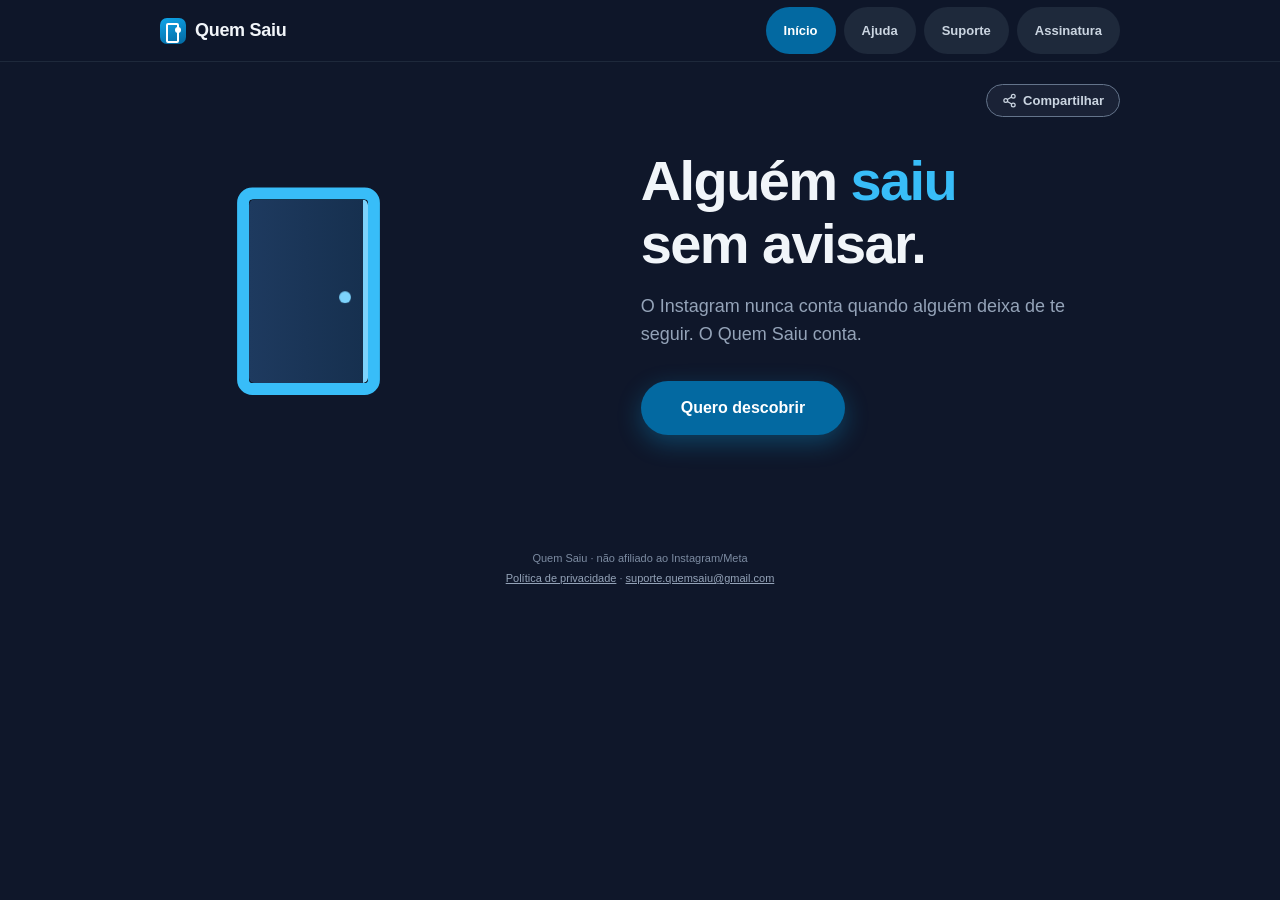
<file: index.html>
<!DOCTYPE html>
<html lang="pt-BR">
<head>
<meta charset="UTF-8" />
<meta name="viewport" content="width=device-width, initial-scale=1.0" />
<!-- o visual do Quem Saiu já é escuro e fixo: avisa ao navegador para não escurecer a página por conta própria (modo escuro forçado de alguns celulares) -->
<meta name="color-scheme" content="only light" />
<title>Quem Saiu — Saiba quem deixou de te seguir no Instagram</title>

<!-- descrição para buscadores -->
<meta name="description" content="Descubra quem deixou de te seguir no Instagram. Não pede o login do Instagram: você usa o arquivo oficial que o próprio Instagram entrega a você, e a leitura acontece no seu navegador. Sua lista fica guardada só no seu aparelho para comparar nas próximas vezes." />
<link rel="canonical" href="https://quemsaiu.com.br/" />

<!-- como o link aparece ao ser compartilhado -->
<meta property="og:type" content="website" />
<meta property="og:site_name" content="Quem Saiu" />
<meta property="og:title" content="Quem Saiu — quem deixou de te seguir no Instagram, sem pedir o seu login" />
<meta property="og:description" content="O Instagram nunca conta quando alguém deixa de te seguir. O Quem Saiu conta — sem pedir o login do Instagram." />
<meta property="og:url" content="https://quemsaiu.com.br/" />
<meta property="og:image" content="https://quemsaiu.com.br/icone-512.png" />
<meta property="og:locale" content="pt_BR" />
<meta name="twitter:card" content="summary" />
<meta name="twitter:title" content="Quem Saiu — quem deixou de te seguir no Instagram" />
<meta name="twitter:description" content="Sem pedir o login do Instagram: a leitura acontece no seu próprio aparelho." />
<meta name="twitter:image" content="https://quemsaiu.com.br/icone-512.png" />

<!-- dados estruturados (buscadores e IAs). Mantenha as respostas iguais às da Central de Ajuda (os <details> da aba Ajuda, mais abaixo neste arquivo) -->
<script type="application/ld+json">
[
 {
  "@context": "https://schema.org",
  "@type": "WebApplication",
  "name": "Quem Saiu",
  "url": "https://quemsaiu.com.br/",
  "applicationCategory": "UtilitiesApplication",
  "operatingSystem": "Navegadores modernos no celular e no computador (testado no Chrome; iPhone/Safari não testado)",
  "inLanguage": "pt-BR",
  "offers": {
   "@type": "Offer",
   "price": "0",
   "priceCurrency": "BRL"
  },
  "description": "Mostra quem deixou de seguir uma conta no Instagram, comparando duas exportações oficiais de dados. Sem pedir o login do Instagram; a leitura e o histórico ficam só no navegador do usuário."
 },
 {
  "@context": "https://schema.org",
  "@type": "FAQPage",
  "mainEntity": [
   {
    "@type": "Question",
    "name": "Como o Quem Saiu descobre quem deixou de me seguir?",
    "acceptedAnswer": {
     "@type": "Answer",
     "text": "Comparando a sua lista de seguidores em dois momentos diferentes. Você importa sua lista uma primeira vez e, quando notar que o número de seguidores mudou, importa de novo. Quem estava na primeira lista e não está na segunda deixou de aparecer entre os seus seguidores. O arquivo não diz o motivo: a pessoa pode ter deixado de seguir, desativado ou excluído a conta, ou trocado de nome de usuário."
    }
   },
   {
    "@type": "Question",
    "name": "Preciso informar minha senha do Instagram?",
    "acceptedAnswer": {
     "@type": "Answer",
     "text": "Não. O Quem Saiu não pede a senha do Instagram."
    }
   },
   {
    "@type": "Question",
    "name": "O Quem Saiu acessa a minha conta do Instagram?",
    "acceptedAnswer": {
     "@type": "Answer",
     "text": "Não. Ele nunca se conecta ao Instagram: só lê o arquivo que você mesmo baixou. O único endereço do Instagram que ele abre é o perfil de alguém, quando você toca no nome."
    }
   },
   {
    "@type": "Question",
    "name": "Preciso refazer tudo a cada vez que quiser comparar?",
    "acceptedAnswer": {
     "@type": "Answer",
     "text": "Não. Na primeira vez, a sua lista fica guardada no seu aparelho e continua lá até você apagar. Nas próximas, é só importar o arquivo novo do Instagram e o Quem Saiu compara com a lista guardada. Ela só some se você usar 'Apagar meus dados' ou limpar os dados do navegador, e não passa para outro aparelho ou navegador."
    }
   },
   {
    "@type": "Question",
    "name": "Meus dados ficam salvos em algum servidor?",
    "acceptedAnswer": {
     "@type": "Answer",
     "text": "Não. Suas listas ficam guardadas só no seu navegador. Não existe backend e nada da sua lista sai do seu aparelho. O site apenas conta, de forma anônima e sem cookies, quantas pessoas abrem e instalam o app — sem saber quem são. Detalhes na política de privacidade."
    }
   },
   {
    "@type": "Question",
    "name": "Quantas listas ficam guardadas?",
    "acceptedAnswer": {
     "@type": "Answer",
     "text": "Até as últimas 10, sem prazo para sumirem. Elas só saem se você apagar ou limpar os dados do navegador. O navegador limita o espaço: se as suas listas forem grandes, o app guarda menos listas e mantém sempre as duas mais recentes, que são as comparadas. Em contas com mais de uns 150 mil seguidores, nem duas listas cabem; nesse caso a lista vale só enquanto a página estiver aberta, e o app avisa."
    }
   },
   {
    "@type": "Question",
    "name": "Apareceu alguém que na verdade me segue. Por quê?",
    "acceptedAnswer": {
     "@type": "Answer",
     "text": "A exportação do Instagram é um retrato do momento em que foi gerada e, de vez em quando, deixa alguém de fora da lista de seguidores. Nesses casos, use o × para esconder a conta da lista."
    }
   },
   {
    "@type": "Question",
    "name": "Aparecem contas que não existem mais. Dá para esconder?",
    "acceptedAnswer": {
     "@type": "Answer",
     "text": "Sim. A exportação não informa quais contas foram desativadas ou excluídas, então o Quem Saiu não tem como saber sozinho. Toque no nome para conferir o perfil e, se ele não existir mais, use o × ao lado. Depois dá para revisar tudo em 'contas escondidas' e restaurar o que quiser."
    }
   },
   {
    "@type": "Question",
    "name": "Por que não aparecem as fotos de perfil?",
    "acceptedAnswer": {
     "@type": "Answer",
     "text": "A exportação do Instagram traz apenas os nomes de usuário, sem fotos. Por isso mostramos as iniciais de cada conta, com uma cor fixa para ajudar a reconhecê-las."
    }
   },
   {
    "@type": "Question",
    "name": "O Instagram deu erro na hora de exportar. O que eu faço?",
    "acceptedAnswer": {
     "@type": "Answer",
     "text": "Acontece — a Conta Meta do Instagram é instável às vezes. Toque em 'Recarregar página'; se não resolver, feche e refaça o caminho desde 'Exportar suas informações'; se ainda assim falhar, tente pelo navegador em accountscenter.instagram.com."
    }
   },
   {
    "@type": "Question",
    "name": "O botão \"Iniciar exportação\" está apagado. O que faço?",
    "acceptedAnswer": {
     "@type": "Answer",
     "text": "O Instagram só libera o botão depois que você escolhe uma forma de entrega em \"Notificar\" (de preferência o e-mail). Toque em \"Notificar\", escolha a forma, volte e confira também se o \"Formato\" (JSON) está preenchido."
    }
   },
   {
    "@type": "Question",
    "name": "Escolhi o formato HTML em vez de JSON. E agora?",
    "acceptedAnswer": {
     "@type": "Answer",
     "text": "Refaça a exportação escolhendo JSON no campo 'Formato'. O arquivo HTML não funciona para a comparação."
    }
   },
   {
    "@type": "Question",
    "name": "E se o Instagram mudar o formato do arquivo?",
    "acceptedAnswer": {
     "@type": "Answer",
     "text": "O app confere se o arquivo tem o formato esperado. Se não tiver, ele avisa e não mostra nenhuma lista, em vez de arriscar mostrar uma errada. Nesse caso, escreva para o suporte contando o nome do arquivo."
    }
   },
   {
    "@type": "Question",
    "name": "Por quanto tempo consigo baixar o arquivo?",
    "acceptedAnswer": {
     "@type": "Answer",
     "text": "O Instagram avisa quando a exportação fica pronta, e o link para baixar fica disponível por 4 dias."
    }
   },
   {
    "@type": "Question",
    "name": "Como sei se eu ainda sigo quem deixou de me seguir?",
    "acceptedAnswer": {
     "@type": "Answer",
     "text": "A exportação inclui também a sua lista de 'seguindo', então os resultados já mostram os selos 'Você segue' e 'Você não segue' em cada conta."
    }
   },
   {
    "@type": "Question",
    "name": "Existe versão para computador?",
    "acceptedAnswer": {
     "@type": "Answer",
     "text": "Sim. O Quem Saiu funciona também no navegador do computador: é só abrir esta página, escolher o arquivo que você baixou do Instagram e ver o resultado."
    }
   }
  ]
 }
]
</script>

<link rel="manifest" href="manifest.json" />
<meta name="theme-color" content="#0f172a" />
<link rel="icon" type="image/png" sizes="192x192" href="icone-192.png" />
<link rel="apple-touch-icon" href="icone-192.png" />
<script src="jszip.min.js?v=3.10.1"></script>
<link rel="stylesheet" href="style.css?v=20261122a" />
</head>
<body>

<header>
<nav>
  <div class="container">
    <div class="marca" id="marca" role="button" tabindex="0" aria-label="Ir para o início">
      <span class="marca-icone" aria-hidden="true"></span>
      <span class="marca-nome">Quem Saiu</span>
    </div>
    <div class="abas">
      <button data-tab="inicio" class="ativo" aria-current="page">Início</button>
      <button data-tab="ajuda">Ajuda</button>
      <button data-tab="suporte">Suporte</button>
      <button data-tab="assinatura">Assinatura</button>
    </div>
  </div>
</nav>
</header>

<div class="container">

  <!-- ================= INÍCIO ================= -->
  <section id="inicio" class="ativa">

    <div class="gancho">
      <button type="button" class="btn-compartilhar" id="btnCompartilhar" aria-label="Compartilhar o Quem Saiu">
        <svg width="15" height="15" viewBox="0 0 24 24" fill="none" stroke="currentColor" stroke-width="2" stroke-linecap="round" stroke-linejoin="round" aria-hidden="true"><circle cx="18" cy="5" r="3"/><circle cx="6" cy="12" r="3"/><circle cx="18" cy="19" r="3"/><line x1="8.6" y1="13.5" x2="15.4" y2="17.5"/><line x1="15.4" y1="6.5" x2="8.6" y2="10.5"/></svg>
        <span id="txtCompartilhar">Compartilhar</span>
      </button>
      <div class="cena">
        <div class="moldura">
          <div class="vao"><div class="folha"><span class="macaneta"></span></div></div>
        </div>
        <div class="figura"><div class="cabeca"></div><div class="corpo"></div></div>
      </div>
      <h1>Alguém <em>saiu</em><br>sem avisar.</h1>
      <p>O Instagram nunca conta quando alguém deixa de te seguir. O Quem Saiu conta.</p>
      <button class="cta-principal" id="btnDescobrir">Quero descobrir</button>
    </div>

    <div class="revelado" id="revelado">

      <div class="prova">
        <span class="etiqueta-exemplo">Exemplo</span>
        <div class="abas-prova">
          <button class="aba-prova ativa" data-lista="saiu"><span class="bolinha" aria-hidden="true"></span>Deixaram de te seguir · 3</button>
          <button class="aba-prova verde" data-lista="entrou"><span class="bolinha" aria-hidden="true"></span>Começaram a te seguir · 5</button>
          <button class="aba-prova roxa" data-lista="naoSegue"><span class="bolinha" aria-hidden="true"></span>Não te seguem de volta · 18</button>
        </div>
        <p class="explica" id="explica">Quem te seguia antes e não te segue mais.</p>
        <div id="listaProva"></div>
        <div class="fade"></div>
      </div>

      <h2 class="so-leitor">Como funciona</h2>
      <div class="mecanica">
        <div class="etapa">
          <span class="marca-num">1</span>
          <div>
            <h3>Marque seu ponto de partida</h3>
            <p>Você manda a sua lista pela primeira vez.</p>
          </div>
        </div>
        <div class="etapa">
          <span class="marca-num">2</span>
          <div>
            <h3>Viu o número mudar?</h3>
            <p>Perdeu um seguidor e ficou naquela dúvida? <span class="destaque">É a hora de voltar aqui.</span> Peça uma nova lista ao Instagram e mande, igual na primeira vez.</p>
          </div>
        </div>
        <div class="etapa">
          <span class="marca-num">3</span>
          <div>
            <h3>Descubra quem foi</h3>
            <p>O Quem Saiu compara as duas listas e te conta exatamente o que você quer saber.</p>
          </div>
        </div>
      </div>

      <button class="cta-final" id="btnComecar">Começar agora</button>
    </div>


    <!-- SEÇÃO DO APP (aparece se o navegador oferecer instalação) -->
    <div class="secao-app" id="secaoApp">
      <div class="tela-inicial">
        <div class="grade-apps">
          <div class="app-falso"></div>
          <div class="app-nosso"></div>
          <div class="app-falso"></div>
          <div class="app-falso"></div>
          <div class="app-falso"></div>
          <div class="app-falso"></div>
        </div>
        <p class="legenda-icone">na sua tela inicial</p>
      </div>

      <h2>Deixe o Quem Saiu<br>no seu celular</h2>
      <p class="desc-app">Instale em segundos e ele fica ali, junto dos seus apps — pronto para quando bater aquela dúvida.</p>

      <div class="vantagens">
        <div class="vantagem"><span class="tick">&check;</span><span><b>Abra com um clique</b></span></div>
        <div class="vantagem"><span class="tick">&check;</span><span><b>Mais facilidade para ver e enviar a sua lista</b></span></div>
        <div class="vantagem"><span class="tick">&check;</span><span><b>A mesma privacidade com muito mais praticidade</b></span></div>
      </div>

      <button class="btn-instalar-grande" id="btnInstalar">Instalar o Quem Saiu</button>
      <p class="nota-loja">Sem loja de aplicativo · não ocupa nada · remova quando quiser</p>

      <button class="link-sem-instalar" id="btnDispensar">Prefiro usar sem instalar</button>
    </div>

    <!-- FERRAMENTA (aparece ao tocar em Começar agora) -->
    <div id="ferramenta" style="display:none; padding-top:26px;">
      <h2>Sua lista</h2>

      <div class="card card-lista" id="cardLista">
        <button class="botao-importar" id="btnImportar">Mandar lista</button>
        <button class="botao-secundario desativado" id="btnComparar" aria-disabled="true">Ver a comparação</button>
        <input type="file" id="inputArquivo" multiple style="display:none" aria-label="Escolher o arquivo do Instagram" />
        <p class="dica-arquivo" id="dicaArquivo" hidden>Procure em <b>Recentes</b> ou <b>Downloads</b> — o nome começa com <b>instagram-</b> e é o arquivo mais novo. Não precisa descompactar.</p>
        <div class="progresso" id="progresso">
          <div class="progresso-trilho"><div class="progresso-barra" id="progressoBarra"></div></div>
          <p class="progresso-texto" id="progressoTexto">Abrindo o arquivo…</p>
        </div>
        <div id="erroImport" role="alert"></div>
        <p id="avisoLeitor" class="so-leitor" role="status" aria-live="polite"></p>
        <p class="status-import" id="statusImport">Nenhuma lista guardada ainda.</p>

        <div class="expansivel">
          <button class="expansivel-topo" id="togglePasso" aria-expanded="false" aria-controls="corpoPasso">
            <span>Como pegar minha lista</span>
            <span id="setaPasso" aria-hidden="true">▼</span>
          </button>
          <div class="expansivel-corpo" id="corpoPasso" style="display:none">
            <ol class="etapas" id="listaEtapas">
              <li class="passo-etapa" data-fase="pedir" data-tela="perfil">
                <h3>Abra o menu</h3>
                <p>No seu perfil, toque no menu <b>☰</b> (canto de cima, à direita).</p>
              </li>
              <li class="passo-etapa" data-fase="pedir" data-tela="menu">
                <h3>Conta Meta</h3>
                <p>Toque em <b>Conta Meta</b> (ou <b>Central de Contas</b>).</p>
              </li>
              <li class="passo-etapa" data-fase="pedir" data-tela="central">
                <h3>Suas informações e permissões</h3>
                <p>Toque em <b>Suas informações e permissões</b>.</p>
              </li>
              <li class="passo-etapa" data-fase="pedir" data-tela="exportar">
                <h3>Exportar suas informações</h3>
                <p>Toque em <b>Exportar suas informações</b>.</p>
              </li>
              <li class="passo-etapa" data-fase="pedir" data-tela="criar">
                <h3>Criar exportação</h3>
                <p>Toque em <b>Criar exportação</b> e escolha sua conta.</p>
              </li>
              <li class="passo-etapa" data-fase="pedir" data-tela="destino">
                <h3>Exportar para o aparelho</h3>
                <p>Escolha <b>Exportar para dispositivo</b>.</p>
              </li>
              <li class="passo-etapa" data-fase="pedir" data-tela="notificar">
                <h3>Notificar</h3>
                <p>Toque em <b>Notificar</b> e escolha <b>e-mail</b>.</p>
              </li>
              <li class="passo-etapa" data-fase="pedir" data-tela="formato">
                <h3>Formato JSON</h3>
                <p>Em <b>Formato</b>, escolha <b>JSON</b>.</p>
              </li>
              <li class="passo-etapa" data-fase="pedir" data-tela="iniciar">
                <h3>Iniciar a exportação</h3>
                <p>Toque em <b>Iniciar exportação</b>.</p>
              </li>
              <li class="passo-etapa" data-fase="esperar" data-tela="email" data-ja-pedi="1">
                <h3>Espere o e-mail</h3>
                <p>Chega por <b>e-mail</b> (olhe também o <b>spam</b>).</p>
              </li>
              <li class="passo-etapa" data-fase="enviar" data-tela="baixar">
                <h3>Baixe o arquivo</h3>
                <p>Abra o e-mail e baixe pelo link.</p>
              </li>
              <li class="passo-etapa so-celular" data-fase="enviar" data-tela="compartilhar">
                <h3>Mande para o Quem Saiu</h3>
                <p>No Chrome do Android: <b>⋮</b> → <b>Transferências</b> → <b>três pontinhos</b> do arquivo → <b>Compartilhar</b> → <b>Quem Saiu</b>.</p>
                <p class="etapa-nota">Sem o Quem Saiu instalado, use o botão <b>Mandar lista</b> aqui em cima.</p>
              </li>
              <li class="passo-etapa so-computador" data-fase="enviar" data-tela="pc">
                <h3>Escolha o arquivo aqui</h3>
                <p>Clique em <b>Mandar lista</b> e escolha o arquivo em <b>Downloads</b>.</p>
              </li>
            </ol>
            <div class="ja-pedi" id="jaPedi">
              <button class="botao-ja-pedi" id="btnJaPedi" type="button">Já pedi o arquivo ao Instagram</button>
              <div class="ja-pedi-feito" id="jaPediFeito" hidden>
                <button class="fechar-pedido" id="btnDesfazerPedido" type="button" aria-label="Desfazer o pedido" title="Desfazer">&times;</button>
                <p id="textoAnotado">Quando receber a mensagem no e-mail, volte aqui.</p>
                <div id="blocoAviso" hidden>
                  <p class="aviso-titulo" id="tituloAviso">Quer ser avisado quando estiver pronto?</p>
                  <button class="botao-ativar-aviso" id="btnAtivarAviso" type="button">Ativar notificação</button>
                  <p class="aviso-nota" id="notaAviso" role="status"></p>
                </div>
                <div id="blocoLembrete" hidden>
                  <p class="lembrar-titulo">Quer um lembrete no calendário?</p>
                  <div class="lembrar-opcoes">
                    <button type="button" data-lembrar="1h">Em 1 hora</button>
                    <button type="button" data-lembrar="noite" id="btnLembrarNoite">Esta noite</button>
                    <button type="button" data-lembrar="manha">Amanhã</button>
                  </div>
                  <p class="ja-pedi-nota" id="notaLembrete">O Instagram não garante o prazo.</p>
                </div>
              </div>
            </div>
          </div>
        </div>
      </div>

      <div class="card" id="cardResultado" style="display:none;">
        <h3 id="tituloResultado">Resultado</h3>
        <p class="ponto-partida" id="pontoPartida" hidden><b>Ponto de partida salvo.</b> Mande outra lista depois para ver quem deixou de te seguir.</p>
        <div class="abas-resultado" id="abasResultado"></div>
        <div id="listaResultado"></div>

        <div class="convite-pos" id="convitePos">
          <span class="mini-icone" aria-hidden="true"></span>
          <div>
            <h3>Gostou? Deixe à mão</h3>
            <button class="bt" id="btnInstalarPos">Instalar</button>
            <button class="depois" id="btnDispensarPos">Depois</button>
          </div>
        </div>

        <button class="apagar" id="btnApagar">Apagar meus dados deste navegador</button>
        <p class="nota-apagar">Só neste navegador. Não dá para desfazer.</p>
      </div>
    </div>
  </section>

  <!-- ================= AJUDA ================= -->
  <section id="ajuda">
    <div class="topo-secao">
      <h2>Central de Ajuda</h2>
      <p class="sub">Perguntas frequentes sobre o Quem Saiu.</p>
      <div class="card" style="padding: 0 20px;" id="faqLista">
        <details class="faq-item">
          <summary class="faq-q">Como o Quem Saiu descobre quem deixou de me seguir?<span aria-hidden="true">+</span></summary>
          <p class="faq-a">Comparando a sua lista de seguidores em dois momentos diferentes. Você importa sua lista uma primeira vez e, quando notar que o número de seguidores mudou, importa de novo. Quem estava na primeira lista e não está na segunda deixou de aparecer entre os seus seguidores. O arquivo não diz o motivo: a pessoa pode ter deixado de seguir, desativado ou excluído a conta, ou trocado de nome de usuário.</p>
        </details>
        <details class="faq-item">
          <summary class="faq-q">Preciso informar minha senha do Instagram?<span aria-hidden="true">+</span></summary>
          <p class="faq-a">Não. O Quem Saiu não pede a senha do Instagram.</p>
        </details>
        <details class="faq-item">
          <summary class="faq-q">O Quem Saiu acessa a minha conta do Instagram?<span aria-hidden="true">+</span></summary>
          <p class="faq-a">Não. Ele nunca se conecta ao Instagram: só lê o arquivo que você mesmo baixou. O único endereço do Instagram que ele abre é o perfil de alguém, quando você toca no nome.</p>
        </details>
        <details class="faq-item">
          <summary class="faq-q">Preciso refazer tudo a cada vez que quiser comparar?<span aria-hidden="true">+</span></summary>
          <p class="faq-a">Não. Na primeira vez, a sua lista fica guardada no seu aparelho e continua lá até você apagar. Nas próximas, é só importar o arquivo novo do Instagram e o Quem Saiu compara com a lista guardada. Ela só some se você usar 'Apagar meus dados' ou limpar os dados do navegador, e não passa para outro aparelho ou navegador.</p>
        </details>
        <details class="faq-item">
          <summary class="faq-q">Meus dados ficam salvos em algum servidor?<span aria-hidden="true">+</span></summary>
          <p class="faq-a">Não. Suas listas ficam guardadas só no seu navegador. Não existe backend e nada da sua lista sai do seu aparelho. O site apenas conta, de forma anônima e sem cookies, quantas pessoas abrem e instalam o app — sem saber quem são. Detalhes na política de privacidade.</p>
        </details>
        <details class="faq-item">
          <summary class="faq-q">Quantas listas ficam guardadas?<span aria-hidden="true">+</span></summary>
          <p class="faq-a">Até as últimas 10, sem prazo para sumirem. Elas só saem se você apagar ou limpar os dados do navegador. O navegador limita o espaço: se as suas listas forem grandes, o app guarda menos listas e mantém sempre as duas mais recentes, que são as comparadas. Em contas com mais de uns 150 mil seguidores, nem duas listas cabem; nesse caso a lista vale só enquanto a página estiver aberta, e o app avisa.</p>
        </details>
        <details class="faq-item">
          <summary class="faq-q">Apareceu alguém que na verdade me segue. Por quê?<span aria-hidden="true">+</span></summary>
          <p class="faq-a">A exportação do Instagram é um retrato do momento em que foi gerada e, de vez em quando, deixa alguém de fora da lista de seguidores. Nesses casos, use o × para esconder a conta da lista.</p>
        </details>
        <details class="faq-item">
          <summary class="faq-q">Aparecem contas que não existem mais. Dá para esconder?<span aria-hidden="true">+</span></summary>
          <p class="faq-a">Sim. A exportação não informa quais contas foram desativadas ou excluídas, então o Quem Saiu não tem como saber sozinho. Toque no nome para conferir o perfil e, se ele não existir mais, use o × ao lado. Depois dá para revisar tudo em 'contas escondidas' e restaurar o que quiser.</p>
        </details>
        <details class="faq-item">
          <summary class="faq-q">Por que não aparecem as fotos de perfil?<span aria-hidden="true">+</span></summary>
          <p class="faq-a">A exportação do Instagram traz apenas os nomes de usuário, sem fotos. Por isso mostramos as iniciais de cada conta, com uma cor fixa para ajudar a reconhecê-las.</p>
        </details>
        <details class="faq-item">
          <summary class="faq-q">O Instagram deu erro na hora de exportar. O que eu faço?<span aria-hidden="true">+</span></summary>
          <p class="faq-a">Acontece — a Conta Meta do Instagram é instável às vezes. Toque em 'Recarregar página'; se não resolver, feche e refaça o caminho desde 'Exportar suas informações'; se ainda assim falhar, tente pelo navegador em accountscenter.instagram.com.</p>
        </details>
        <details class="faq-item">
          <summary class="faq-q">O botão "Iniciar exportação" está apagado. O que faço?<span aria-hidden="true">+</span></summary>
          <p class="faq-a">O Instagram só libera o botão depois que você escolhe uma forma de entrega em "Notificar" (de preferência o e-mail). Toque em "Notificar", escolha a forma, volte e confira também se o "Formato" (JSON) está preenchido.</p>
        </details>
        <details class="faq-item">
          <summary class="faq-q">Escolhi o formato HTML em vez de JSON. E agora?<span aria-hidden="true">+</span></summary>
          <p class="faq-a">Refaça a exportação escolhendo JSON no campo 'Formato'. O arquivo HTML não funciona para a comparação.</p>
        </details>
        <details class="faq-item">
          <summary class="faq-q">E se o Instagram mudar o formato do arquivo?<span aria-hidden="true">+</span></summary>
          <p class="faq-a">O app confere se o arquivo tem o formato esperado. Se não tiver, ele avisa e não mostra nenhuma lista, em vez de arriscar mostrar uma errada. Nesse caso, escreva para o suporte contando o nome do arquivo.</p>
        </details>
        <details class="faq-item">
          <summary class="faq-q">Por quanto tempo consigo baixar o arquivo?<span aria-hidden="true">+</span></summary>
          <p class="faq-a">O Instagram avisa quando a exportação fica pronta, e o link para baixar fica disponível por 4 dias.</p>
        </details>
        <details class="faq-item">
          <summary class="faq-q">Como sei se eu ainda sigo quem deixou de me seguir?<span aria-hidden="true">+</span></summary>
          <p class="faq-a">A exportação inclui também a sua lista de 'seguindo', então os resultados já mostram os selos 'Você segue' e 'Você não segue' em cada conta.</p>
        </details>
        <details class="faq-item">
          <summary class="faq-q">Existe versão para computador?<span aria-hidden="true">+</span></summary>
          <p class="faq-a">Sim. O Quem Saiu funciona também no navegador do computador: é só abrir esta página, escolher o arquivo que você baixou do Instagram e ver o resultado.</p>
        </details>
      </div>
    </div>
  </section>

  <!-- ================= SUPORTE ================= -->
  <section id="suporte">
    <div class="topo-secao">
      <h2>Fale com a gente</h2>
      <p class="sub">Dúvidas, problemas ou sugestões — é só chamar.</p>
      <div class="card">
        <h3>E-mail de suporte</h3>
        <p><a href="mailto:suporte.quemsaiu@gmail.com" style="color:#0369a1; font-weight:700;">suporte.quemsaiu@gmail.com</a></p>
        <p>Respondemos em até 2 dias úteis.</p>
        <p>Nunca peça nem envie sua senha do Instagram por aqui — nunca vamos precisar dela.</p>
      </div>

      <div class="card">
        <h3>Antes de escrever</h3>
        <p>Muita dúvida comum já está respondida na aba <b>Ajuda</b> — vale dar uma olhada lá primeiro.</p>
      </div>

      <div class="card">
        <h3>Relatando um problema?</h3>
        <p>Ajuda bastante contar o que você estava tentando fazer e, se der, mandar um print da tela. Não precisa informar seu usuário do Instagram nem enviar nenhum arquivo, a menos que você queira.</p>
      </div>
    </div>
  </section>

  <!-- ================= ASSINATURA ================= -->
  <section id="assinatura">
    <div class="topo-secao">
      <h2>Assinatura &amp; reembolso</h2>
      <p class="sub">O Quem Saiu ainda é 100% gratuito.</p>
      <div class="card linha-feature">
        <div>
          <h3>Planos pagos</h3>
          <p>Quando lançarmos planos, os detalhes de preço aparecem aqui.</p>
        </div>
        <span class="badge-em-breve">Em breve</span>
      </div>
      <div class="card linha-feature">
        <div>
          <h3>Política de reembolso</h3>
          <p>Publicaremos as condições assim que houver planos pagos.</p>
        </div>
        <span class="badge-em-breve">Em breve</span>
      </div>
    </div>
  </section>

</div>

<footer>
  Quem Saiu · não afiliado ao Instagram/Meta<br />
  <a href="privacy-policy.html">Política de privacidade</a> · <a href="mailto:suporte.quemsaiu@gmail.com">suporte.quemsaiu@gmail.com</a>
</footer>

<div class="espaco-faixa" id="espacoFaixa"></div>
<div class="faixa-app" id="faixaApp">
  <span class="txt"><b>Instale o Quem Saiu</b></span>
  <button class="bt" id="btnInstalarFaixa">Instalar</button>
  <button class="fechar" id="btnFecharFaixa" aria-label="Fechar aviso">&times;</button>
</div>

<script src="script.js?v=20261122a"></script>
<script src="contagem.js?v=20261122a"></script>

</body>
</html>
</file>
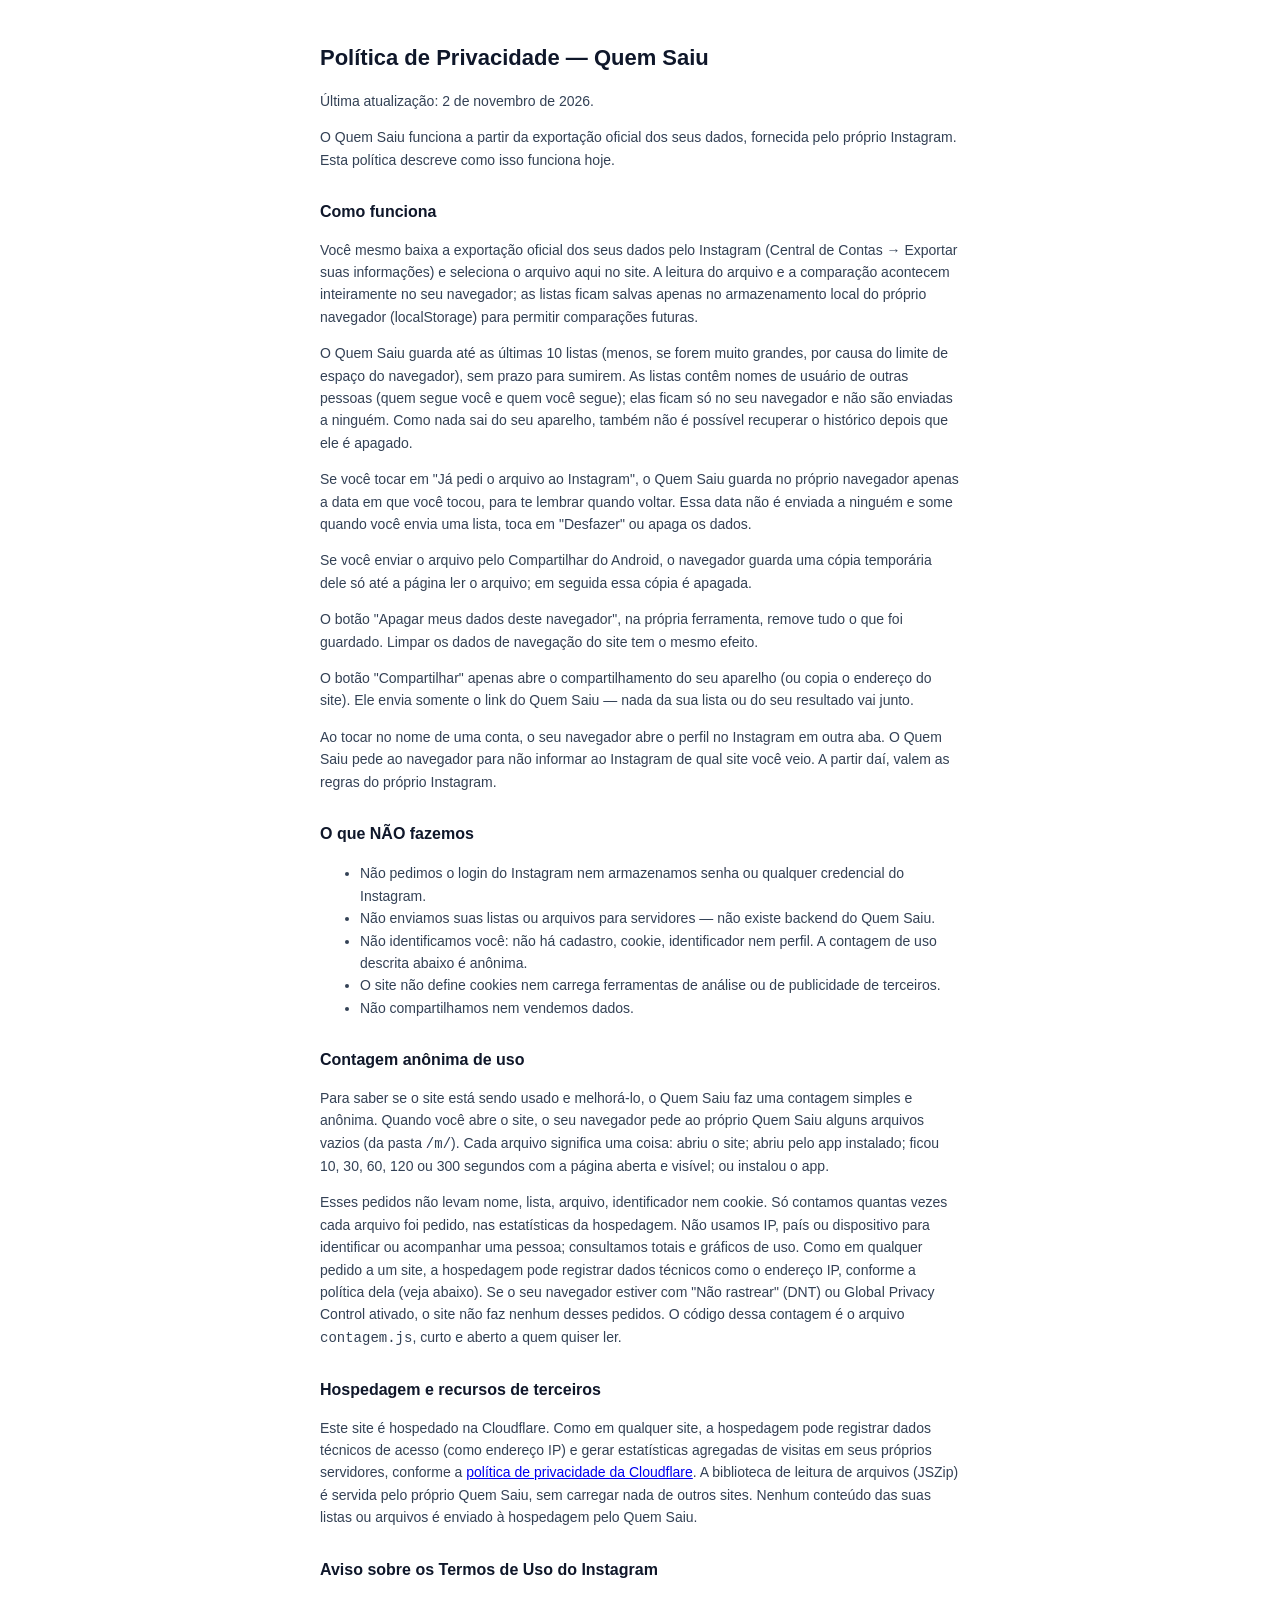
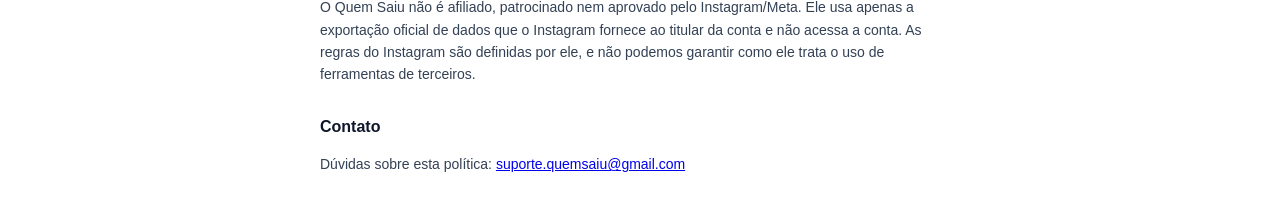
<file: privacy-policy.html>
<!DOCTYPE html>
<html lang="pt-BR">
<head>
<meta charset="UTF-8" />
<meta name="viewport" content="width=device-width, initial-scale=1.0" />
<title>Política de Privacidade — Quem Saiu</title>
<style>
  body { font-family: -apple-system, sans-serif; max-width: 640px; margin: 40px auto; padding: 0 20px; color: #0f172a; line-height: 1.6; }
  h1 { font-size: 22px; }
  h2 { font-size: 16px; margin-top: 28px; }
  p, li { font-size: 14px; color: #334155; }
</style>
</head>
<body>
  <h1>Política de Privacidade — Quem Saiu</h1>
  <p>Última atualização: 2 de novembro de 2026.</p>

  <p>O Quem Saiu funciona a partir da exportação oficial dos seus dados, fornecida
  pelo próprio Instagram. Esta política descreve como isso funciona hoje.</p>

  <h2>Como funciona</h2>
  <p>
    Você mesmo baixa a exportação oficial dos seus dados pelo Instagram
    (Central de Contas → Exportar suas informações) e seleciona o arquivo aqui no site. A leitura do
    arquivo e a comparação acontecem inteiramente no seu navegador; as listas ficam salvas apenas no
    armazenamento local do próprio navegador (localStorage) para permitir comparações futuras.
  </p>
  <p>
    O Quem Saiu guarda até as últimas 10 listas (menos, se forem muito grandes, por causa do limite de espaço do navegador), sem prazo para sumirem. As listas contêm nomes de
    usuário de outras pessoas (quem segue você e quem você segue); elas ficam só no seu navegador e
    não são enviadas a ninguém. Como nada sai do seu aparelho, também não é possível recuperar o
    histórico depois que ele é apagado.
  </p>
  <p>
    Se você tocar em "Já pedi o arquivo ao Instagram", o Quem Saiu guarda no próprio navegador apenas a
    data em que você tocou, para te lembrar quando voltar. Essa data não é enviada a ninguém e some quando
    você envia uma lista, toca em "Desfazer" ou apaga os dados.
  </p>
  <p>
    Se você enviar o arquivo pelo Compartilhar do Android, o navegador guarda uma cópia temporária
    dele só até a página ler o arquivo; em seguida essa cópia é apagada.
  </p>
  <p>
    O botão "Apagar meus dados deste navegador", na própria ferramenta, remove tudo o que foi guardado.
    Limpar os dados de navegação do site tem o mesmo efeito.
  </p>
  <p>
    O botão "Compartilhar" apenas abre o compartilhamento do seu aparelho (ou copia o endereço do site).
    Ele envia somente o link do Quem Saiu — nada da sua lista ou do seu resultado vai junto.
  </p>
  <p>
    Ao tocar no nome de uma conta, o seu navegador abre o perfil no Instagram em outra aba. O Quem Saiu
    pede ao navegador para não informar ao Instagram de qual site você veio. A partir daí, valem as
    regras do próprio Instagram.
  </p>

  <h2>O que NÃO fazemos</h2>
  <ul>
    <li>Não pedimos o login do Instagram nem armazenamos senha ou qualquer credencial do Instagram.</li>
    <li>Não enviamos suas listas ou arquivos para servidores — não existe backend do Quem Saiu.</li>
    <li>Não identificamos você: não há cadastro, cookie, identificador nem perfil. A contagem de uso descrita abaixo é anônima.</li>
    <li>O site não define cookies nem carrega ferramentas de análise ou de publicidade de terceiros.</li>
    <li>Não compartilhamos nem vendemos dados.</li>
  </ul>

  <h2>Contagem anônima de uso</h2>
  <p>
    Para saber se o site está sendo usado e melhorá-lo, o Quem Saiu faz uma contagem simples e anônima.
    Quando você abre o site, o seu navegador pede ao próprio Quem Saiu alguns arquivos vazios (da pasta
    <code>/m/</code>). Cada arquivo significa uma coisa: abriu o site; abriu pelo app instalado;
    ficou 10, 30, 60, 120 ou 300 segundos com a página aberta e visível; ou instalou o app.
  </p>
  <p>
    Esses pedidos não levam nome, lista, arquivo, identificador nem cookie. Só contamos quantas vezes
    cada arquivo foi pedido, nas estatísticas da hospedagem. Não usamos IP, país ou dispositivo para
    identificar ou acompanhar uma pessoa; consultamos totais e gráficos de uso.
    Como em qualquer pedido a um site, a hospedagem pode registrar dados técnicos como o endereço IP,
    conforme a política dela (veja abaixo). Se o seu navegador estiver com "Não rastrear" (DNT) ou
    Global Privacy Control ativado, o site não faz nenhum desses pedidos. O código dessa contagem é o
    arquivo <code>contagem.js</code>, curto e aberto a quem quiser ler.
  </p>

  <h2>Hospedagem e recursos de terceiros</h2>
  <p>
    Este site é hospedado na Cloudflare. Como em qualquer site, a hospedagem pode registrar dados
    técnicos de acesso (como endereço IP) e gerar estatísticas agregadas de visitas em seus próprios
    servidores, conforme a <a href="https://www.cloudflare.com/privacypolicy/" rel="noopener noreferrer">política de privacidade da Cloudflare</a>. A biblioteca de leitura de arquivos (JSZip) é servida pelo
    próprio Quem Saiu, sem carregar nada de outros sites.
    Nenhum conteúdo das suas listas ou arquivos é enviado à hospedagem pelo Quem Saiu.
  </p>

  <h2>Aviso sobre os Termos de Uso do Instagram</h2>
  <p>
    O Quem Saiu não é afiliado, patrocinado nem aprovado pelo Instagram/Meta. Ele usa apenas a
    exportação oficial de dados que o Instagram fornece ao titular da conta e não acessa a conta. As
    regras do Instagram são definidas por ele, e não podemos garantir como ele trata o uso de
    ferramentas de terceiros.
  </p>

  <h2>Contato</h2>
  <p>Dúvidas sobre esta política: <a href="mailto:suporte.quemsaiu@gmail.com">suporte.quemsaiu@gmail.com</a></p>
</body>
</html>
</file>
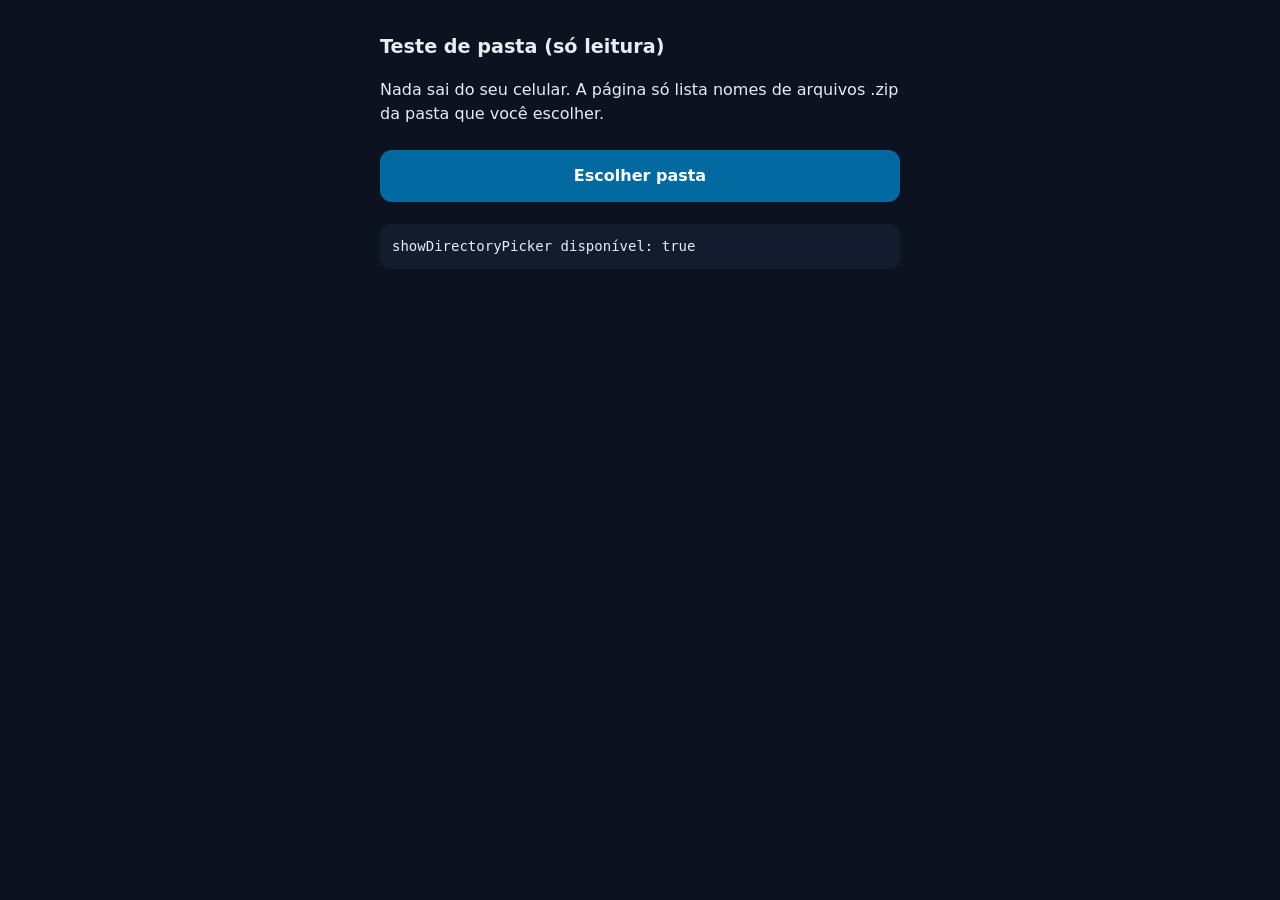
<file: teste-pasta.html>
<!doctype html>
<html lang="pt-BR"><head><meta charset="utf-8"><meta name="viewport" content="width=device-width,initial-scale=1">
<meta name="robots" content="noindex"><title>Teste de pasta</title>
<style>
body{font:16px/1.5 system-ui,sans-serif;background:#0b1220;color:#e8edf3;margin:0;padding:20px 16px}
main{max-width:520px;margin:0 auto}h1{font-size:1.2rem}
button{font:inherit;font-weight:700;background:#0369a1;color:#fff;border:0;border-radius:12px;padding:14px 18px;width:100%;margin:8px 0}
pre{white-space:pre-wrap;word-break:break-word;background:#131c2e;border-radius:10px;padding:12px;font-size:14px}
</style></head><body><main>
<h1>Teste de pasta (só leitura)</h1>
<p>Nada sai do seu celular. A página só lista nomes de arquivos .zip da pasta que você escolher.</p>
<button id="b">Escolher pasta</button>
<pre id="o">Aguardando…</pre>
<script>
var o=document.getElementById('o');
function log(t){o.textContent+='\n'+t}
o.textContent='showDirectoryPicker disponível: '+('showDirectoryPicker' in window);
document.getElementById('b').onclick=async function(){
  try{
    var d=await window.showDirectoryPicker({mode:'read'});
    log('OK, pasta aceita: '+d.name);
    var lista=[];
    for await (var e of d.values()){
      if(e.kind==='file'&&/\.zip$/i.test(e.name)){var f=await e.getFile();lista.push({n:e.name,t:f.lastModified,s:f.size})}
    }
    lista.sort(function(a,b){return b.t-a.t});
    log('Arquivos .zip encontrados: '+lista.length);
    lista.slice(0,5).forEach(function(x){log('- '+x.n+' · '+new Date(x.t).toLocaleString('pt-BR')+' · '+Math.round(x.s/1024)+' KB')});
  }catch(err){log('ERRO: '+err.name+' — '+err.message)}
};
</script></main></body></html>
</file>
<file: style.css>
/* o visual é escuro e fixo; "only light" impede o escurecimento automático que alguns celulares aplicam por cima */
:root { color-scheme: only light; }
* { box-sizing: border-box; -webkit-tap-highlight-color: transparent; }
  a, button, [role="button"] { touch-action: manipulation; }
  /* Ao pressionar, todo botão encolhe um pouco (feedback de toque). Especificidade zero: regras próprias de cada botão ainda vencem. */
  :where(button, [role="button"]) { transition: transform .12s ease; }
  :where(button:not(:disabled), [role="button"]):active { transform: scale(.96); }
  :where(.faq-q, .expansivel-topo):active { transform: scale(.985); }
  body { margin: 0; font-family: -apple-system, BlinkMacSystemFont, "Segoe UI", Roboto, sans-serif; background: #0f172a; color: #f1f5f9; overflow-x: hidden; }
  .container { max-width: 560px; margin: 0 auto; padding: 0 22px; }

  /* ===== cabeçalho ===== */
  nav { position: sticky; top: 0; z-index: 20; background: rgba(15,23,42,.94); backdrop-filter: blur(8px); border-bottom: 1px solid #1e293b; padding: 12px 0 11px; }
  .marca { display: flex; align-items: center; gap: 9px; margin-bottom: 11px; cursor: pointer; }
  .marca-icone { width: 26px; height: 26px; border-radius: 7px; background: linear-gradient(160deg,#0ea5e9,#0369a1); position: relative; flex-shrink: 0; }
  .marca-icone::before { content: ""; position: absolute; left: 6px; top: 5px; width: 9px; height: 16px; border: 2px solid #fff; border-radius: 2px; }
  .marca-icone::after { content: ""; position: absolute; right: 5px; top: 9px; width: 6px; height: 6px; border-radius: 50%; background: #fff; }
  .marca-nome { font-size: 16px; font-weight: 800; letter-spacing: -.3px; color: #f1f5f9; }
  nav .abas { display: flex; gap: 7px; overflow-x: auto; margin: -7px 0; }
  nav .abas button { border: solid transparent; border-width: 7px 0; background-clip: padding-box; border-radius: 999px; padding: 8px 15px; font-size: 12px; font-weight: 600; background: #1e293b; color: #cbd5e1; white-space: nowrap; cursor: pointer; }
  nav .abas button.ativo { background: #0369a1; color: #fff; }

  section { display: none; }
  section.ativa { display: block; }

  h1, h2 { font-size: 26px; margin: 0 0 8px; font-weight: 700; }
  .sub { color: #94a3b8; font-size: 14px; margin: 0 0 24px; }
  .topo-secao { padding-top: 30px; }

  /* ===== gancho ===== */
  .gancho { text-align: center; padding: 44px 0 38px; position: relative; }
  .btn-compartilhar svg { width: 12px; height: 12px; }
  .btn-compartilhar::after { content: ""; position: absolute; inset: -9px -6px; }
  .btn-compartilhar { position: absolute; top: 10px; right: 0; display: inline-flex; align-items: center; gap: 5px; background: rgba(148,163,184,.08); border: 1px solid #64748b; color: #cbd5e1; border-radius: 999px; padding: 5px 10px; font-size: 11px; font-weight: 600; font-family: inherit; cursor: pointer; transition: color .2s, border-color .2s, background .2s, transform .12s ease; }
  .btn-compartilhar:active { color: #fff; border-color: #38bdf8; background: rgba(56,189,248,.12); }
  @media (hover: hover) { .btn-compartilhar:hover { color: #fff; border-color: #38bdf8; background: rgba(56,189,248,.12); } }
  .cena { position: relative; width: 170px; height: 132px; margin: 0 auto 30px; perspective: 620px; }
  .moldura { position: absolute; left: 8px; top: 4px; width: 84px; height: 122px; border: 7px solid #38bdf8; border-radius: 9px; }
  .vao { position: absolute; left: 0; top: 0; right: 0; bottom: 0; background: #060c17; border-radius: 3px; overflow: hidden; }
  .folha { position: absolute; left: 0; top: 0; width: 100%; height: 100%; background: linear-gradient(90deg,#1e3a5f,#16304f); border-right: 3px solid #7dd3fc; border-radius: 3px; transform-origin: left center; transform-style: preserve-3d; animation: abrirFechar 5.2s ease-in-out infinite; }
  .macaneta { position: absolute; right: 7px; top: 50%; width: 7px; height: 7px; border-radius: 50%; background: #7dd3fc; }
  .figura { position: absolute; left: 30px; top: 38px; opacity: 0; animation: andar 5.2s ease-in-out infinite; }
  .cabeca { width: 25px; height: 25px; border-radius: 50%; background: #e2e8f0; margin: 0 auto 4px; }
  .corpo { width: 42px; height: 24px; border-radius: 24px 24px 0 0; background: #e2e8f0; }
  @keyframes abrirFechar { 0%,10% { transform: rotateY(0); } 24%,54% { transform: rotateY(-74deg); } 68%,100% { transform: rotateY(0); } }
  @keyframes andar { 0%,22% { opacity:0; transform: translateX(0);} 30% { opacity:.95; transform: translateX(18px);} 54% { opacity:.95; transform: translateX(62px);} 70% { opacity:.95; transform: translateX(82px);} 86%,100% { opacity:0; transform: translateX(96px);} }
  @media (prefers-reduced-motion: reduce) { .folha { animation:none; transform: rotateY(-74deg);} .figura { animation:none; opacity:.95; transform: translateX(70px);} }

  .gancho h1 { font-size: 35px; line-height: 1.12; margin: 0 0 14px; letter-spacing: -.8px; font-weight: 800; }
  .gancho h1 em { font-style: normal; color: #38bdf8; }
  .gancho p { color: #94a3b8; font-size: 15px; line-height: 1.55; margin: 0 auto 28px; max-width: 330px; }
  .cta-principal { border: none; border-radius: 999px; padding: 16px 34px; background: #0369a1; color: #fff; font-size: 15px; font-weight: 800; cursor: pointer; box-shadow: 0 8px 24px rgba(14,165,233,.3); }
  .cta-principal:active { transform: scale(.97); }
  .selo-gratis { display: block; font-size: 12px; color: #94a3b8; margin-top: 14px; }

  /* ===== prova ===== */
  .revelado { display: none; }
  .revelado.on { display: block; animation: surgir .45s ease both; }
  @keyframes surgir { from { opacity:0; transform: translateY(18px);} to { opacity:1; transform:none;} }
  .rotulo-secao { font-size: 11px; letter-spacing: 1.6px; text-transform: uppercase; color: #94a3b8; text-align: center; margin: 0 0 14px; }
  .prova { background: #f8fafc; border-radius: 18px; padding: 18px; box-shadow: 0 18px 46px rgba(0,0,0,.4); position: relative; overflow: hidden; }
  .etiqueta-exemplo { position: absolute; top: 14px; right: 14px; font-size: 11px; font-weight: 800; letter-spacing: 1px; text-transform: uppercase; color: #475569; }
  .abas-prova { display: flex; gap: 6px; margin-bottom: 13px; flex-wrap: wrap; }
  .aba-prova { font-size: 11px; font-weight: 800; padding: 6px 11px; border-radius: 999px; white-space: nowrap; display: inline-flex; align-items: center; gap: 6px; cursor: pointer; border: 1px solid #e2e8f0; background: #fff; color: #64748b; font-family: inherit; transition: transform .1s ease, background .15s ease, color .15s ease; }
  .aba-prova:active { transform: scale(.94); }
  /* os botões do exemplo seguem dando um pulinho a cada ~4 s, sem parar, até a pessoa tocar em um deles */
  .revelado.on .aba-prova:not(.ativa) { animation: convite 4s ease-in-out .6s infinite; }
  .revelado.on .aba-prova:not(.ativa):nth-child(2) { animation-delay: 1s; }
  .revelado.on .aba-prova:not(.ativa):nth-child(3) { animation-delay: 1.4s; }
  .revelado.on .abas-prova.tocou .aba-prova:not(.ativa) { animation: none; }
  @keyframes convite { 0%,14%,100% { transform:none;} 7% { transform: translateY(-4px);} }
  @media (prefers-reduced-motion: reduce) { .revelado.on .aba-prova:not(.ativa) { animation:none; } }
  .bolinha { width: 7px; height: 7px; border-radius: 50%; background: #cbd5e1; flex-shrink: 0; transition: background .2s ease, transform .2s ease; }
  .aba-prova.ativa { background: #0f172a; border-color: #0f172a; color: #fff; }
  .aba-prova.ativa .bolinha { background: #f87171; transform: scale(1.25); }
  .aba-prova.ativa.ativa-verde .bolinha { background: #4ade80; }
  .aba-prova.ativa.ativa-roxa .bolinha { background: #c4b5fd; }
  .explica { font-size: 13px; font-weight: 700; color: #0f172a; line-height: 1.5; margin: 0 0 12px; min-height: 36px; }
  .linha { display: flex; align-items: center; gap: 10px; padding: 9px 10px; border-radius: 10px; background: #fff; border: 1px solid #e8edf3; margin-bottom: 6px; }
  .av { width: 30px; height: 30px; border-radius: 50%; flex-shrink: 0; }
  .nome-claro { flex: 1; min-width: 0; overflow: hidden; text-overflow: ellipsis; white-space: nowrap; font-size: 13px; font-weight: 600; color: #1e293b; }
  .nome-borrado { flex: 1; height: 11px; border-radius: 4px; background: linear-gradient(90deg,#cbd5e1,#e2e8f0); filter: blur(2.6px); }
  .selo-fake { font-size: 11px; font-weight: 700; padding: 3px 8px; border-radius: 999px; background: #fee2e2; color: #b91c1c; flex-shrink: 0; }
  .selo-verde { background: #dcfce7; color: #15803d; }
  .fade { position: absolute; left: 0; right: 0; bottom: 0; height: 58px; background: linear-gradient(180deg, rgba(248,250,252,0), #f8fafc 72%); }

  /* ===== mecânica ===== */
  .mecanica { margin-top: 34px; }
  .etapa { display: flex; gap: 14px; padding: 16px 0; border-top: 1px solid #1e293b; }
  .etapa:first-of-type { border-top: none; }
  .marca-num { width: 30px; height: 30px; border-radius: 9px; background: #1e293b; color: #38bdf8; font-size: 13px; font-weight: 800; display: flex; align-items: center; justify-content: center; flex-shrink: 0; }
  .etapa h3 { margin: 2px 0 5px; font-size: 14px; color: #f1f5f9; }
  .etapa p { margin: 0; font-size: 13px; color: #94a3b8; line-height: 1.55; }
  .etapa .destaque { color: #38bdf8; font-weight: 600; }
  .cta-final { width: 100%; border: none; border-radius: 14px; padding: 17px; background: #0369a1; color: #fff; font-size: 15px; font-weight: 800; margin-top: 26px; cursor: pointer; }

  /* ===== ferramenta ===== */
  .card { background: #fff; color: #0f172a; border-radius: 16px; padding: 20px; margin-bottom: 12px; box-shadow: 0 10px 30px rgba(0,0,0,.25); }
  .card h3 { margin: 0 0 6px; font-size: 15px; }
  .card p, .card li { margin: 0; font-size: 13px; color: #475569; line-height: 1.6; }
  .card ol { margin: 0; padding-left: 18px; display: flex; flex-direction: column; gap: 7px; }
  .card .nota { font-size: 11px; color: #475569; margin-top: 12px; }
  .botao-importar { width: 100%; border: none; border-radius: 12px; padding: 15px; background: #0369a1; color: #fff; font-size: 15px; font-weight: 700; cursor: pointer; }
  .botao-secundario { width: 100%; border: none; border-radius: 12px; padding: 12px; margin-top: 8px; background: #f1f5f9; color: #334155; font-size: 13px; font-weight: 600; cursor: pointer; }
  .botao-secundario:disabled, .botao-secundario.desativado { opacity: .4; cursor: default; }
  .aviso-erro { background: #fef2f2; color: #991b1b; border: 1px solid #fecaca; border-radius: 10px; padding: 12px; font-size: 12px; line-height: 1.5; margin-top: 10px; }
  .aviso-erro.aviso-info { background: #f0f9ff; color: #075985; border-color: #bae6fd; }
  .status-import { font-size: 12px; color: #64748b; margin-top: 10px; text-align: center; }
  .so-leitor { position: absolute; width: 1px; height: 1px; padding: 0; margin: -1px; overflow: hidden; clip: rect(0,0,0,0); white-space: nowrap; border: 0; }
  .progresso { display: none; margin-top: 12px; }
  .progresso-trilho { height: 6px; border-radius: 999px; background: #e2e8f0; overflow: hidden; }
  .progresso-barra { height: 100%; width: 0%; border-radius: 999px; background: linear-gradient(90deg,#0ea5e9,#38bdf8); transition: width .35s ease; }
  .progresso-texto { font-size: 12px; color: #475569; margin: 8px 0 0; text-align: center; font-weight: 600; }
  .dica-arquivo { font-size: 11.5px; color: #64748b; line-height: 1.5; margin: 10px 2px 0; }
  .convite-app { display: none; background: #142033; border: 1px solid #1e3a5f; border-radius: 14px; padding: 15px; margin-bottom: 12px; }
  .convite-app h4 { margin: 0 0 5px; font-size: 13px; color: #a5b4fc; }
  .convite-app p { margin: 0 0 11px; font-size: 12.5px; color: #94a3b8; line-height: 1.55; }
  .btn-instalar { border: none; border-radius: 10px; padding: 11px 18px; background: #0369a1; color: #fff; font-size: 13px; font-weight: 700; cursor: pointer; }
  .btn-dispensar { background: none; border: none; color: #64748b; font-size: 12px; text-decoration: underline; cursor: pointer; margin-left: 12px; }
  .expansivel { border: 1px solid #e2e8f0; border-radius: 12px; margin-top: 12px; overflow: hidden; }
  .expansivel-topo { width: 100%; background: #f8fafc; border: none; padding: 14px; text-align: left; font-size: 13px; font-weight: 700; color: #0f172a; cursor: pointer; display: flex; justify-content: space-between; align-items: center; gap: 10px; font-family: inherit; }
  /* tela "Sua lista": quem ainda não tem lista vê primeiro o passo a passo aberto (1) e depois o botão de escolher o arquivo (2) */
  /* tela "Sua lista": mesmo visual escuro do restante do site (cartão azul-marinho, brilho, botões arredondados) */
  .card-lista { position: relative; overflow: hidden; background: linear-gradient(165deg,#232634,#181b26); border: 1px solid #343a4e; border-radius: 22px; padding: 22px 20px; color: #f1f5f9; }
  .card-lista::before { content: ""; position: absolute; top: -90px; left: 50%; transform: translateX(-50%); width: 260px; height: 260px; border-radius: 50%; background: radial-gradient(circle, rgba(148,163,184,.14), transparent 70%); pointer-events: none; }
  .card-lista > * { position: relative; }
  .card-lista .botao-importar { border-radius: 999px; padding: 17px; font-size: 16px; font-weight: 800; box-shadow: 0 8px 24px rgba(14,165,233,.3); }
  .card-lista .botao-secundario { background: transparent; border: 1px solid #3b4157; border-radius: 999px; padding: 13px; margin-top: 10px; color: #cbd5e1; font-size: 13.5px; font-weight: 700; }
  .card-lista .botao-secundario:disabled, .card-lista .botao-secundario.desativado { opacity: .45; }
  .aviso-rapido { position: fixed; left: 50%; bottom: 24px; transform: translate(-50%, 8px); z-index: 50; width: max-content; max-width: calc(100% - 32px); padding: 7px 16px; border-radius: 999px; background: #0f172a; color: #e2e8f0; border: 1px solid #3b4157; font-size: 12.5px; font-weight: 500; line-height: 1.3; white-space: nowrap; overflow: hidden; text-overflow: ellipsis; text-align: center; box-shadow: 0 4px 14px rgba(0,0,0,.3); opacity: 0; pointer-events: none; transition: opacity .2s, transform .2s; }
  .aviso-rapido.visivel { opacity: 1; transform: translate(-50%, 0); }
  @media (prefers-reduced-motion: reduce) { .aviso-rapido { transition: none; } }
  .card-lista .dica-arquivo { margin: 14px 4px 0; text-align: center; font-size: 12.5px; color: #94a3b8; }
  .card-lista .dica-arquivo b { color: #e2e8f0; }
  .card-lista .status-import { color: #94a3b8; margin-top: 14px; }
  .card-lista .progresso-trilho { background: #2b3042; }
  .card-lista .progresso-texto { color: #94a3b8; }
  .card-lista .expansivel { margin-top: 18px; background: #14161f; border: 1px solid #343a4e; border-radius: 16px; }
  .card-lista .expansivel-topo { background: transparent; color: #f1f5f9; padding: 16px; font-size: 14px; }
  .card-lista .expansivel-corpo { background: #fff; border-radius: 14px; margin: 0 10px 10px; padding-top: 14px; }
  .expansivel-corpo { padding: 0 16px 16px; }
  .expansivel-corpo ol { margin: 12px 0 0; }
  /* ===== passo a passo: um passo por vez (o script monta o topo, a barra e os botões; sem script, aparece a lista inteira) ===== */
  .expansivel-corpo .etapas { list-style: none; margin: 14px 0 0; padding: 0; display: flex; flex-direction: column; gap: 18px; }
  .passo-etapa.so-computador { display: none; }
  .passo-etapa h3 { margin: 0 0 6px; font-size: 18px; font-weight: 800; color: #0f172a; letter-spacing: -.2px; }
  .passo-etapa p { margin: 0; font-size: 14.5px; line-height: 1.6; color: #334155; }
  .passo-etapa .etapa-nota { margin-top: 10px; font-size: 12.5px; line-height: 1.55; padding: 9px 12px; border-radius: 10px; background: #f1f5f9; color: #475569; }
  .passo-aviso { margin: 14px 2px 0; font-size: 11.5px; line-height: 1.5; color: #64748b; text-align: center; }
  .etapa-desenho { display: flex; justify-content: center; border-radius: 16px; padding: 14px 0; margin: 0 0 14px; background: #eff6ff; }
  .etapa-desenho svg { width: 172px; height: auto; display: block; }
  .alvo-anel { animation: pulso 1.5s ease-in-out infinite; }
  @keyframes pulso { 0%, 100% { stroke-opacity: 1; } 50% { stroke-opacity: .25; } }

  .passo-topo { display: flex; justify-content: space-between; align-items: center; gap: 10px; margin: 14px 0 9px; }
  .passo-fase { font-size: 12px; font-weight: 800; padding: 5px 11px; border-radius: 999px; background: #dbeafe; color: #1d4ed8; }
  .passo-contagem { font-size: 12px; font-weight: 700; color: #64748b; }
  .passo-trilha { height: 8px; border-radius: 999px; background: #e2e8f0; overflow: hidden; }
  .passo-trilha-fill { height: 100%; border-radius: 999px; background: #2563eb; transition: width .3s ease; }
  .passo-nav { display: flex; gap: 10px; margin-top: 28px; }
  .passo-nav button { border: none; border-radius: 12px; min-height: 48px; font-size: 15px; font-weight: 800; cursor: pointer; font-family: inherit; }
  .passo-nav [hidden] { display: none; }
  .passo-voltar { flex: 0 0 auto; padding: 0 18px; background: #f1f5f9; color: #334155; }
  .passo-proximo { flex: 1; background: #0369a1; color: #fff; }

  #corpoPasso[data-fase="esperar"] .etapa-desenho { background: #f0fdf4; }
  #corpoPasso[data-fase="esperar"] .passo-fase { background: #dcfce7; color: #166534; }
  #corpoPasso[data-fase="esperar"] .passo-trilha-fill { background: #16a34a; }
  #corpoPasso[data-fase="enviar"] .etapa-desenho { background: #faf5ff; }
  #corpoPasso[data-fase="enviar"] .passo-fase { background: #f3e8ff; color: #6b21a8; }
  #corpoPasso[data-fase="enviar"] .passo-trilha-fill { background: #9333ea; }

  /* cada passo tem a própria altura: sem vazio branco entre o texto e o botão "Próximo" */
  .com-passos .etapas { margin-top: 14px; display: block; }
  .com-passos .etapas .passo-etapa { display: none; }
  .com-passos .etapas .passo-etapa.atual { display: block; animation: etapa-entra .28s ease both; }
  .com-passos .etapas .passo-etapa.so-computador { display: none; }
  .com-passos .etapas .passo-etapa.atual.voltando { animation-name: etapa-volta; }
  @keyframes etapa-entra { from { opacity: 0; transform: translateX(14px); } to { opacity: 1; transform: none; } }
  @keyframes etapa-volta { from { opacity: 0; transform: translateX(-14px); } to { opacity: 1; transform: none; } }
  @media (prefers-reduced-motion: reduce) {
    .alvo-anel, .com-passos .etapas .passo-etapa.atual { animation: none; }
    .passo-trilha-fill { transition: none; }
  }
.abas-resultado { display: flex; gap: 8px; margin: 4px 0 12px; flex-wrap: wrap; }
  .aba-res { border: none; border-radius: 999px; padding: 8px 12px; font-size: 12px; font-weight: 700; cursor: pointer; display: inline-flex; align-items: center; gap: 6px; }
  .aba-res .bolha { border-radius: 999px; min-width: 20px; height: 20px; padding: 0 6px; font-size: 11px; font-weight: 800; display: inline-flex; align-items: center; justify-content: center; }
  .aba-res.saiu .bolha { background: #b91c1c; color: #fff; }
  .aba-res.entrou .bolha { background: #15803d; color: #fff; }
  .aba-res.naoSegue .bolha { background: #6d28d9; color: #fff; }
  .aba-res.saiu.ativa .bolha { background: #fff; color: #b91c1c; }
  .aba-res.entrou.ativa .bolha { background: #fff; color: #15803d; }
  .aba-res.naoSegue.ativa .bolha { background: #fff; color: #6d28d9; }
  .aba-res.saiu.ativa { background: #dc2626; color: #fff; }
  .aba-res.saiu { background: #fef2f2; color: #b91c1c; }
  .aba-res.entrou.ativa { background: #15803d; color: #fff; }
  .aba-res.entrou { background: #f0fdf4; color: #15803d; }
  .aba-res.naoSegue.ativa { background: #7c3aed; color: #fff; }
  .aba-res.naoSegue { background: #f5f3ff; color: #6d28d9; }
  .lista-usuarios { list-style: none; margin: 0; padding: 0; max-height: 320px; overflow-y: auto; display: flex; flex-direction: column; gap: 6px; }
  .item-usuario { display: flex; align-items: center; gap: 10px; padding: 0 10px; min-height: 48px; border-radius: 10px; font-size: 13px; }
  .item-saiu { background: #fef2f2; color: #7f1d1d; }
  .item-entrou { background: #f0fdf4; color: #14532d; }
  .item-naoSegue { background: #f8fafc; color: #1e293b; }
  .avatar { width: 30px; height: 30px; border-radius: 50%; flex-shrink: 0; display: flex; align-items: center; justify-content: center; color: #fff; font-size: 11px; font-weight: 800; letter-spacing: .3px; }
  .usuario-nome { flex: 1; min-width: 0; align-self: stretch; overflow: hidden; white-space: nowrap; font-weight: 600; }
  .usuario-nome a { display: inline-block; max-width: 100%; vertical-align: top; line-height: 48px; overflow: hidden; text-overflow: ellipsis; color: inherit; text-decoration: underline; text-decoration-color: rgba(0,0,0,.35); text-underline-offset: 2px; }
  .selo { font-size: 11px; font-weight: 700; padding: 3px 8px; border-radius: 999px; flex-shrink: 0; }
  .selo-segue { background: #dc2626; color: #ffffff; }
  .selo-segue-volta { background: #15803d; color: #dcfce7; }
  .selo-nao-segue { background: #e2e8f0; color: #475569; }
  .btn-ignorar { position: relative; background: #fff; border: 1px solid #e2e8f0; color: #64748b; font-size: 14px; line-height: 1; padding: 5px 9px; border-radius: 8px; cursor: pointer; flex-shrink: 0; transition: background .12s ease, color .12s ease, border-color .12s ease, transform .12s ease; }
  .btn-ignorar::after { content: ""; position: absolute; inset: -9px -8px; }
  .btn-ignorar:active { background: #7c3aed; border-color: #7c3aed; color: #fff; transform: scale(.9); }
  .item-usuario.saindo { opacity: 0; transform: translateX(14px); transition: opacity .18s ease, transform .18s ease; }
  /* Linha com etiqueta (Você segue / Você não segue...): o nome fica em cima e a etiqueta embaixo, para o nome não sumir em telas de 360 px */
  .item-usuario.com-selo { display: grid; grid-template-columns: 30px minmax(0, 1fr) auto; grid-template-rows: auto auto; column-gap: 10px; row-gap: 0; align-items: center; padding: 7px 10px; min-height: 56px; }
  .item-usuario.com-selo .avatar { grid-column: 1; grid-row: 1 / span 2; }
  .item-usuario.com-selo .usuario-nome { grid-column: 2; grid-row: 1; align-self: end; overflow: visible; }
  .item-usuario.com-selo .usuario-nome a { line-height: 22px; padding: 11px 0; margin: -11px 0; }
  .item-usuario.com-selo .selo { grid-column: 2; grid-row: 2; justify-self: start; align-self: start; }
  .item-usuario.com-selo .btn-ignorar { grid-column: 3; grid-row: 1 / span 2; }
  .rodape-lista { display: flex; justify-content: space-between; align-items: center; gap: 8px; margin-top: 10px; font-size: 11px; color: #475569; }
  .link-escondidas { background: none; border: none; color: #64748b; font-size: 11px; font-weight: 600; cursor: pointer; padding: 0; text-decoration: underline; }
  .link-restaurar { background: none; border: none; color: #0369a1; font-size: 11px; text-decoration: underline; cursor: pointer; padding: 0; }
  .painel-escondidas { margin-top: 8px; border-top: 1px dashed #e2e8f0; padding-top: 8px; }
  .item-escondido { display: flex; align-items: center; gap: 10px; padding: 7px 10px; border-radius: 10px; font-size: 13px; background: #f8fafc; color: #475569; margin-bottom: 5px; }
  .item-escondido .usuario-nome { text-decoration: line-through; font-weight: 500; }
  .item-escondido .avatar { filter: grayscale(1); opacity: .65; }
  .btn-restaurar-um { background: #fff; border: 1px solid #bae6fd; color: #0369a1; font-size: 11px; font-weight: 700; padding: 5px 10px; border-radius: 8px; cursor: pointer; flex-shrink: 0; }
  .btn-restaurar-um:active { background: #0369a1; border-color: #0369a1; color: #fff; transform: scale(.92); }
  .apagar { background: none; border: none; color: #475569; font-size: 11px; text-decoration: underline; cursor: pointer; display: block; margin: 14px auto 0; }

  .faq-item { border-top: 1px solid #e2e8f0; }
  .faq-item:first-child { border-top: none; }
  .faq-q { width: 100%; text-align: left; background: none; border: none; padding: 16px 0; font-size: 14px; font-weight: 700; cursor: pointer; color: #0f172a; display: flex; justify-content: space-between; align-items: center; gap: 10px; font-family: inherit; }
  .faq-a { font-size: 13px; color: #64748b; padding-bottom: 16px; margin: -6px 0 0; line-height: 1.6; }
  summary.faq-q { list-style: none; }
  summary.faq-q::-webkit-details-marker { display: none; }
  .faq-q span { transition: transform .15s ease; flex-shrink: 0; }
  details[open] > .faq-q span { transform: rotate(45deg); }
  .explica-aba { font-size: 12px; color: #475569; line-height: 1.5; margin: 0 0 10px; }
  .explica-aba[hidden] { display: none; }
  .saiba-mais { display: inline-block; background: none; border: none; color: #0369a1; font-size: 12px; line-height: 1.5; font-weight: 600; text-decoration: underline; text-underline-offset: 2px; padding: 13px 6px; margin: -13px 0 -13px 2px; cursor: pointer; }
  .nota-apagar { text-align: center; font-size: 11px; color: #475569; line-height: 1.5; margin: 6px 0 0; }
  .badge-em-breve { background: #fffbeb; color: #92400e; border: 1px solid #fde68a; font-size: 11px; font-weight: 700; text-transform: uppercase; padding: 4px 10px; border-radius: 999px; }
  .linha-feature { display: flex; justify-content: space-between; align-items: flex-start; gap: 12px; }

  /* ===== seção dedicada do app ===== */
  .secao-app { display:none; margin-top:38px; padding:30px 22px 26px; border-radius:22px; background:linear-gradient(165deg,#14243d,#101a2e); border:1px solid #1e3a5f; text-align:center; position:relative; overflow:hidden; }
  .secao-app::before { content:""; position:absolute; top:-70px; left:50%; transform:translateX(-50%); width:230px; height:230px; border-radius:50%; background:radial-gradient(circle, rgba(14,165,233,.22), transparent 70%); }
  .tela-inicial { position:relative; width:186px; margin:0 auto 22px; padding:16px 14px 14px; border-radius:20px; background:rgba(2,6,23,.55); border:1px solid #24344f; }
  .grade-apps { display:grid; grid-template-columns:repeat(3,1fr); gap:13px; }
  .app-falso { aspect-ratio:1; border-radius:12px; background:#1c2b45; }
  .app-nosso { position:relative; aspect-ratio:1; border-radius:12px; background:linear-gradient(160deg,#0ea5e9,#0369a1); box-shadow:0 0 0 3px rgba(56,189,248,.35), 0 8px 20px rgba(14,165,233,.35); animation:pulsarApp 2.6s ease-in-out infinite; }
  .app-nosso::before { content:""; position:absolute; left:30%; top:26%; width:24%; height:44%; border:2px solid #fff; border-radius:3px; }
  .app-nosso::after { content:""; position:absolute; right:22%; top:38%; width:15%; height:15%; border-radius:50%; background:#fff; }
  @keyframes pulsarApp { 0%,100%{ transform:none } 50%{ transform:translateY(-3px) } }
  @media (prefers-reduced-motion: reduce) { .app-nosso { animation:none; } }
  .legenda-icone { font-size:11px; color:#94a3b8; margin-top:11px; letter-spacing:.3px; }
  .secao-app h2 { position:relative; font-size:23px; margin:0 0 10px; letter-spacing:-.4px; }
  .secao-app > p.desc-app { position:relative; font-size:14px; color:#94a3b8; line-height:1.6; margin:0 auto 22px; max-width:360px; }
  .vantagens { position:relative; text-align:left; max-width:360px; margin:0 auto 24px; display:flex; flex-direction:column; gap:12px; }
  .vantagem { display:flex; gap:11px; align-items:flex-start; }
  .tick { width:20px; height:20px; border-radius:50%; background:#0369a1; color:#fff; font-size:11px; font-weight:800; display:flex; align-items:center; justify-content:center; flex-shrink:0; margin-top:1px; }
  .vantagem span { font-size:13px; color:#cbd5e1; line-height:1.5; }
  .vantagem b { color:#f1f5f9; }
  .btn-instalar-grande { position:relative; width:100%; border:none; border-radius:14px; padding:16px; background:#0369a1; color:#fff; font-size:15px; font-weight:800; cursor:pointer; }
  .btn-instalar-grande:active { transform:scale(.97); }
  .nota-loja { position:relative; font-size:11.5px; color:#94a3b8; margin:13px 0 0; line-height:1.55; }
  .ja-pedi { margin: 28px 0 2px; padding-top: 22px; border-top: 1px solid #e2e8f0; text-align: center; }
  .botao-ja-pedi { width: 100%; border: none; border-radius: 999px; padding: 13px; background: #0f172a; color: #f8fafc; font-size: 14px; font-weight: 700; cursor: pointer; }
  .ja-pedi-nota { margin: 8px 4px 0; font-size: 11.5px; line-height: 1.5; color: #64748b; }
  .ja-pedi-feito[hidden] { display: none; }
  .botao-ativar-aviso { width: 100%; margin-top: 10px; min-height: 44px; border: 1px solid #64748b; border-radius: 999px; padding: 12px; background: rgba(148,163,184,.08); color: #e2e8f0; font-size: 14px; font-weight: 600; cursor: pointer; }
  .botao-ativar-aviso:disabled { opacity: .6; cursor: default; }
  #blocoAviso { margin-top: 18px; padding: 16px 16px 12px; border-radius: 16px; background: rgba(255,255,255,.04); border: 1px solid #343a4e; text-align: center; }
  #blocoAviso[hidden] { display: none; }
  #blocoAviso .aviso-titulo { margin: 0; font-size: 14.5px; font-weight: 700; color: #f1f5f9; }
  #blocoAviso .aviso-texto { margin: 8px 2px 0; font-size: 12.5px; line-height: 1.55; color: #94a3b8; }
  #blocoAviso .aviso-nota { margin: 8px 2px 0; font-size: 12.5px; line-height: 1.5; color: #94a3b8; }
  #blocoAviso .aviso-nota:empty { display: none; }
  .ja-pedi-feito p { margin: 0 0 6px; font-size: 13.5px; color: #1e293b; line-height: 1.5; }
  .ja-pedi-feito .lembrar-titulo { margin-top: 12px; font-weight: 700; }
  .lembrar-opcoes { display: flex; gap: 8px; justify-content: center; flex-wrap: wrap; margin-top: 6px; }
  .lembrar-opcoes button { border: 1px solid #94a3b8; background: #fff; color: #0f172a; border-radius: 999px; padding: 9px 14px; font-size: 13px; font-weight: 700; cursor: pointer; }
  .lembrar-opcoes button:disabled { opacity: .4; cursor: default; }
  .ponto-partida { margin: 0 0 12px; padding: 10px 12px; border-radius: 12px; background: #ecfdf5; border: 1px solid #a7f3d0; color: #065f46; font-size: 13px; line-height: 1.45; }
  .ponto-partida[hidden] { display: none; }
  .link-sem-instalar { position:relative; display:inline-block; margin-top:12px; padding:10px 14px; background:none; border:none; color:#fff; font-size:14px; font-weight:600; text-decoration:underline; text-underline-offset:3px; cursor:pointer; }

  /* ===== faixa fixa de instalação ===== */
  .faixa-app { display:none; position:fixed; left:0; right:0; bottom:0; z-index:60; background:rgba(15,23,42,.97); backdrop-filter:blur(10px); border-top:1px solid #1e3a5f; padding:8px 14px; align-items:center; gap:10px; }
  .faixa-app .txt { flex:1; font-size:11.5px; color:#94a3b8; line-height:1.25; }
  .faixa-app .txt b { display:block; font-size:13px; color:#f1f5f9; line-height:1.25; margin:0; }
  .faixa-app .bt { border:none; border-radius:9px; padding:8px 14px; background:#0369a1; color:#fff; font-size:12.5px; font-weight:800; flex-shrink:0; cursor:pointer; }
  .faixa-app .fechar { background:none; border:none; color:#94a3b8; font-size:17px; line-height:1; padding:4px 6px; cursor:pointer; flex-shrink:0; }
  .espaco-faixa { display:none; height:58px; }

  /* ===== convite pós-resultado ===== */
  .convite-pos { display:none; background:#0f172a; border-radius:14px; padding:16px; margin-top:14px; text-align:left; gap:13px; align-items:flex-start; }
  .convite-pos .mini-icone { width:38px; height:38px; border-radius:10px; background:linear-gradient(160deg,#0ea5e9,#0369a1); position:relative; flex-shrink:0; }
  .convite-pos .mini-icone::before { content:""; position:absolute; left:9px; top:8px; width:13px; height:22px; border:2px solid #fff; border-radius:3px; }
  .convite-pos .mini-icone::after { content:""; position:absolute; right:7px; top:13px; width:8px; height:8px; border-radius:50%; background:#fff; }
  .convite-pos h3 { margin:0 0 5px; font-size:13.5px; color:#f1f5f9; }
  .convite-pos p { margin:0 0 11px; font-size:12.5px; color:#94a3b8; line-height:1.55; }
  .convite-pos .bt { border:none; border-radius:10px; padding:10px 16px; background:#0369a1; color:#fff; font-size:12.5px; font-weight:800; cursor:pointer; }
  .convite-pos .depois { background:none; border:none; color:#94a3b8; font-size:12px; text-decoration:underline; margin-left:11px; cursor:pointer; }

  footer { text-align: center; color: #7c8ba1; font-size: 11px; padding: 34px 0 44px; line-height: 1.8; }
  footer a { color: #94a3b8; }

  /* ===== foco visível em qualquer fundo ===== */
  :focus-visible { outline: 2px solid #fff; outline-offset: 2px; box-shadow: 0 0 0 4px #0369a1; }

  /* ===== computador (só telas largas; o celular não muda) ===== */
  @media (min-width: 900px) {
    .container { max-width: 1040px; padding: 0 40px; }

    nav { padding: 14px 0; }
    nav .container { display: flex; align-items: center; justify-content: space-between; gap: 24px; }
    .marca { margin-bottom: 0; }
    .marca-nome { font-size: 18px; }
    nav .abas { gap: 8px; overflow: visible; }
    nav .abas button { padding: 9px 18px; font-size: 13px; transition: background .15s ease, color .15s ease; }

    section:not(#inicio) { max-width: 680px; margin: 0 auto; }
    .revelado, .secao-app, #ferramenta { max-width: 680px; margin-left: auto; margin-right: auto; }
    .passo-etapa.so-celular { display: none; }
    .passo-etapa.so-computador { display: block; }
    .com-passos .etapas .passo-etapa.so-celular { display: none; }
    .com-passos .etapas .passo-etapa.so-computador { display: block; }
    .card { padding: 26px; }
    .card ol, .card li { font-size: 14px; }

    .gancho { display: grid; grid-template-columns: 1fr 1.15fr; column-gap: 64px; align-items: center; text-align: left; padding: 88px 0 80px; }
    .btn-compartilhar { top: 22px; font-size: 13px; padding: 8px 15px; gap: 6px; }
    .btn-compartilhar svg { width: 15px; height: 15px; }
    .cena { grid-column: 1; grid-row: 1 / span 4; justify-self: center; align-self: center; margin: 0; transform: scale(1.7); }
    .gancho h1 { grid-column: 2; font-size: 56px; letter-spacing: -1.6px; margin: 0 0 18px; }
    .gancho p { grid-column: 2; font-size: 18px; max-width: 460px; margin: 0 0 32px; }
    .cta-principal { grid-column: 2; justify-self: start; padding: 18px 40px; font-size: 16px; transition: background .15s ease, transform .15s ease; }
    .selo-gratis { grid-column: 2; margin-top: 16px; font-size: 13px; }

    .card, .prova { box-shadow: 0 14px 38px rgba(0,0,0,.3); }
  }

/* Efeito de passar o mouse: só para quem tem mouse (no toque o :hover "gruda" até tocar em outro lugar) */
@media (min-width: 900px) and (hover: hover) {
    nav .abas button:not(.ativo):hover { background: #334155; color: #f1f5f9; }
    .cta-principal:hover { background: #0284c7; transform: translateY(-1px); }
    .cta-final:hover, .botao-importar:hover, .btn-instalar-grande:hover { background: #0284c7; }
}

  /* ===== "Sua lista" mais leve: texto à esquerda, menos caixas, o botão principal manda ===== */
  .card-lista .status-import { text-align: left; font-size: 13.5px; line-height: 1.5; margin: 16px 2px 0; }
  .card-lista #blocoAviso { margin-top: 16px; padding: 14px 0 0; background: none; border: none; border-top: 1px solid #2f3447; border-radius: 0; text-align: left; }
  .card-lista #blocoAviso .aviso-titulo { font-size: 15px; }
  .card-lista #blocoAviso .aviso-texto, .card-lista #blocoAviso .aviso-nota { font-size: 13.5px; margin: 6px 0 0; }
  .card-lista .botao-ativar-aviso { margin-top: 12px; }
  .card-lista .expansivel { margin-top: 16px; }
  .dica-arquivo[hidden] { display: none; }
  .card-lista .dica-arquivo { text-align: left; font-size: 13.5px; margin: 16px 2px 0; }
  /* O aviso agora fica no fim do passo a passo (fundo claro): cores próprias, botão principal da tela */
  .ja-pedi-feito #blocoAviso { margin: 16px 0 0; padding: 16px 0 0; background: none; border: none; border-top: 1px solid #e2e8f0; border-radius: 0; text-align: center; }
  .ja-pedi-feito #blocoAviso .aviso-titulo { font-size: 15px; font-weight: 700; color: #0f172a; }
  .ja-pedi-feito #blocoAviso .aviso-texto, .ja-pedi-feito #blocoAviso .aviso-nota { margin: 6px 0 0; font-size: 13.5px; line-height: 1.5; color: #475569; }
  .ja-pedi-feito .botao-ativar-aviso { margin-top: 12px; border: none; background: #0f172a; color: #f8fafc; font-weight: 700; }
  /* depois do "Já pedi": só a pergunta + botão; "Desfazer" virou um × no canto de cima */
  .ja-pedi-feito { position: relative; padding: 6px 0 0; }
  .fechar-pedido { position: absolute; top: -10px; right: -10px; width: 44px; height: 44px; border: none; background: none; color: #64748b; font-size: 26px; line-height: 1; cursor: pointer; border-radius: 50%; }
  .fechar-pedido:hover, .fechar-pedido:focus-visible { color: #0f172a; background: #eef2f7; }
  .ja-pedi-feito #textoAnotado { padding: 0 30px; }
  .ja-pedi-feito #textoAnotado[hidden] { display: none; }
  .ja-pedi-feito #blocoAviso { margin: 0; padding: 0 30px; border-top: none; }
  .ja-pedi-feito #blocoAviso .aviso-titulo { font-size: 16px; line-height: 1.35; }
  .ja-pedi-feito #blocoAviso .aviso-texto { font-size: 12.5px; color: #64748b; }
</file>
